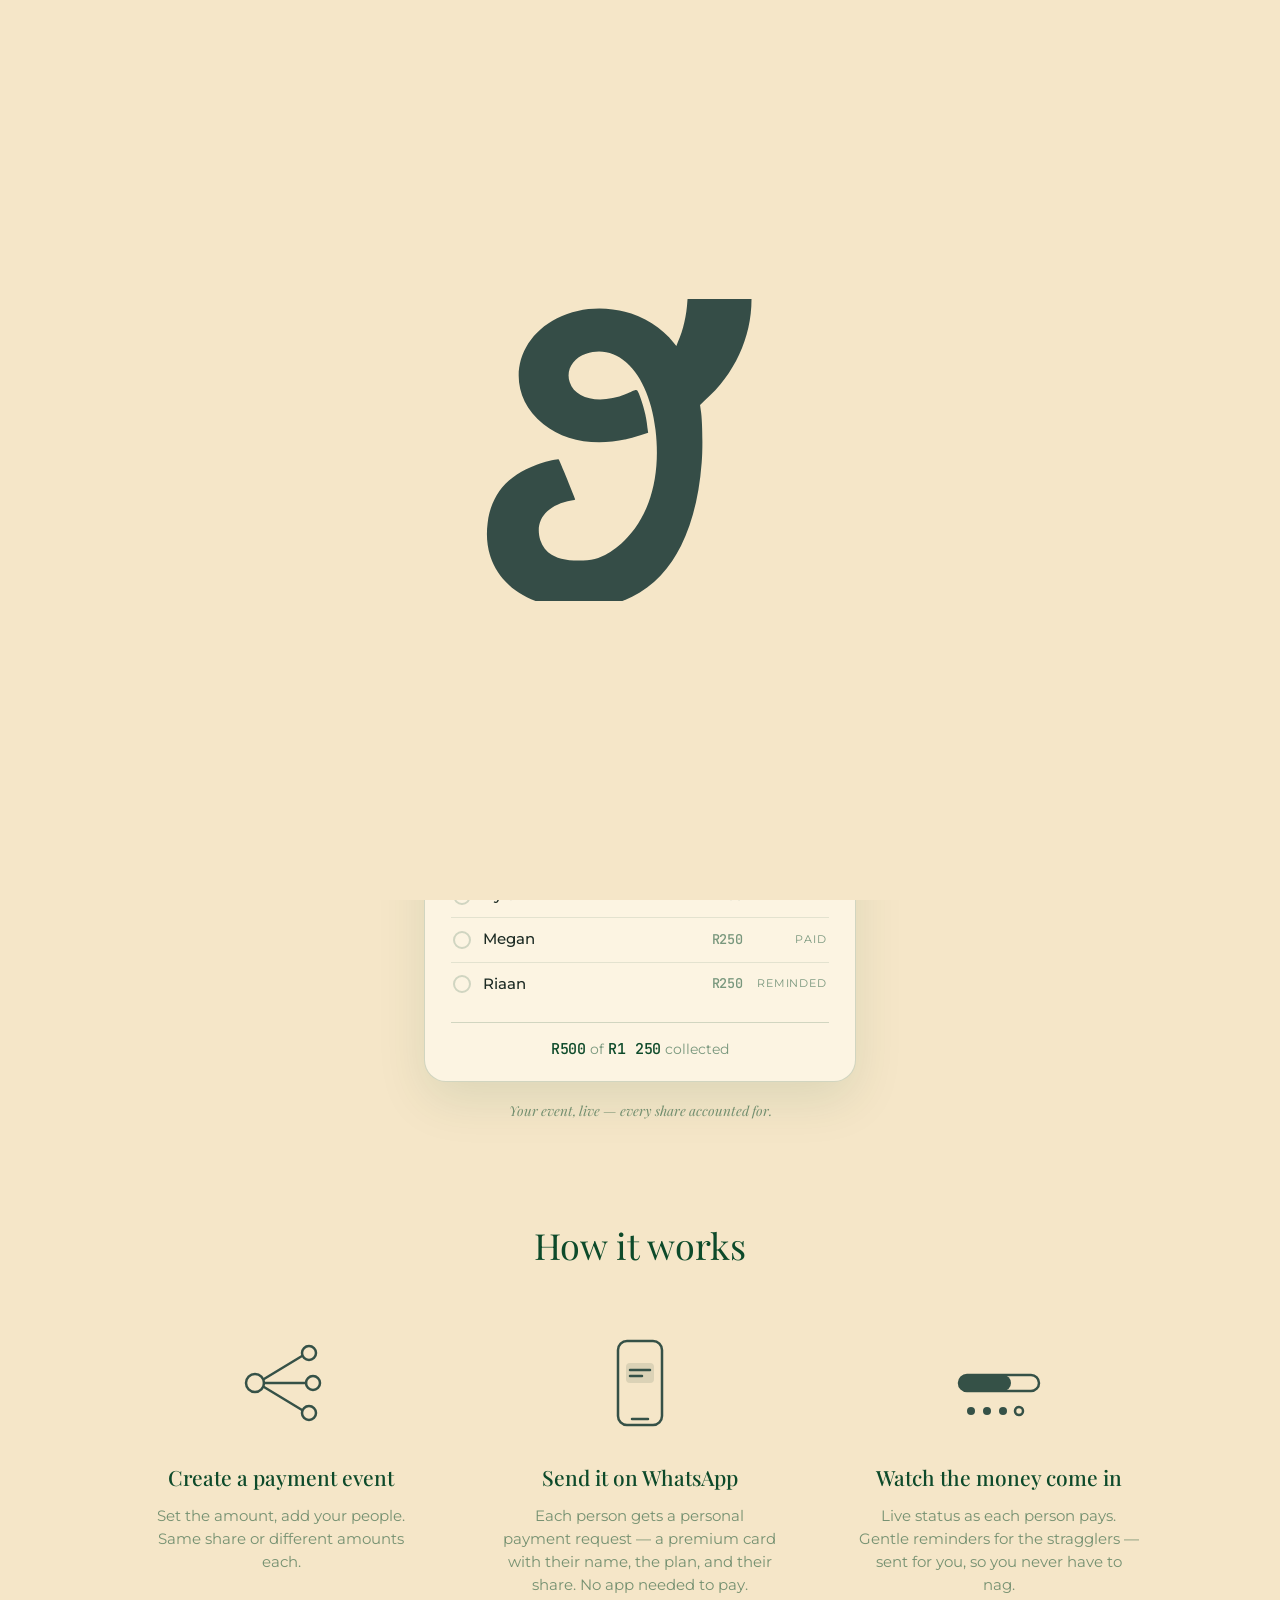
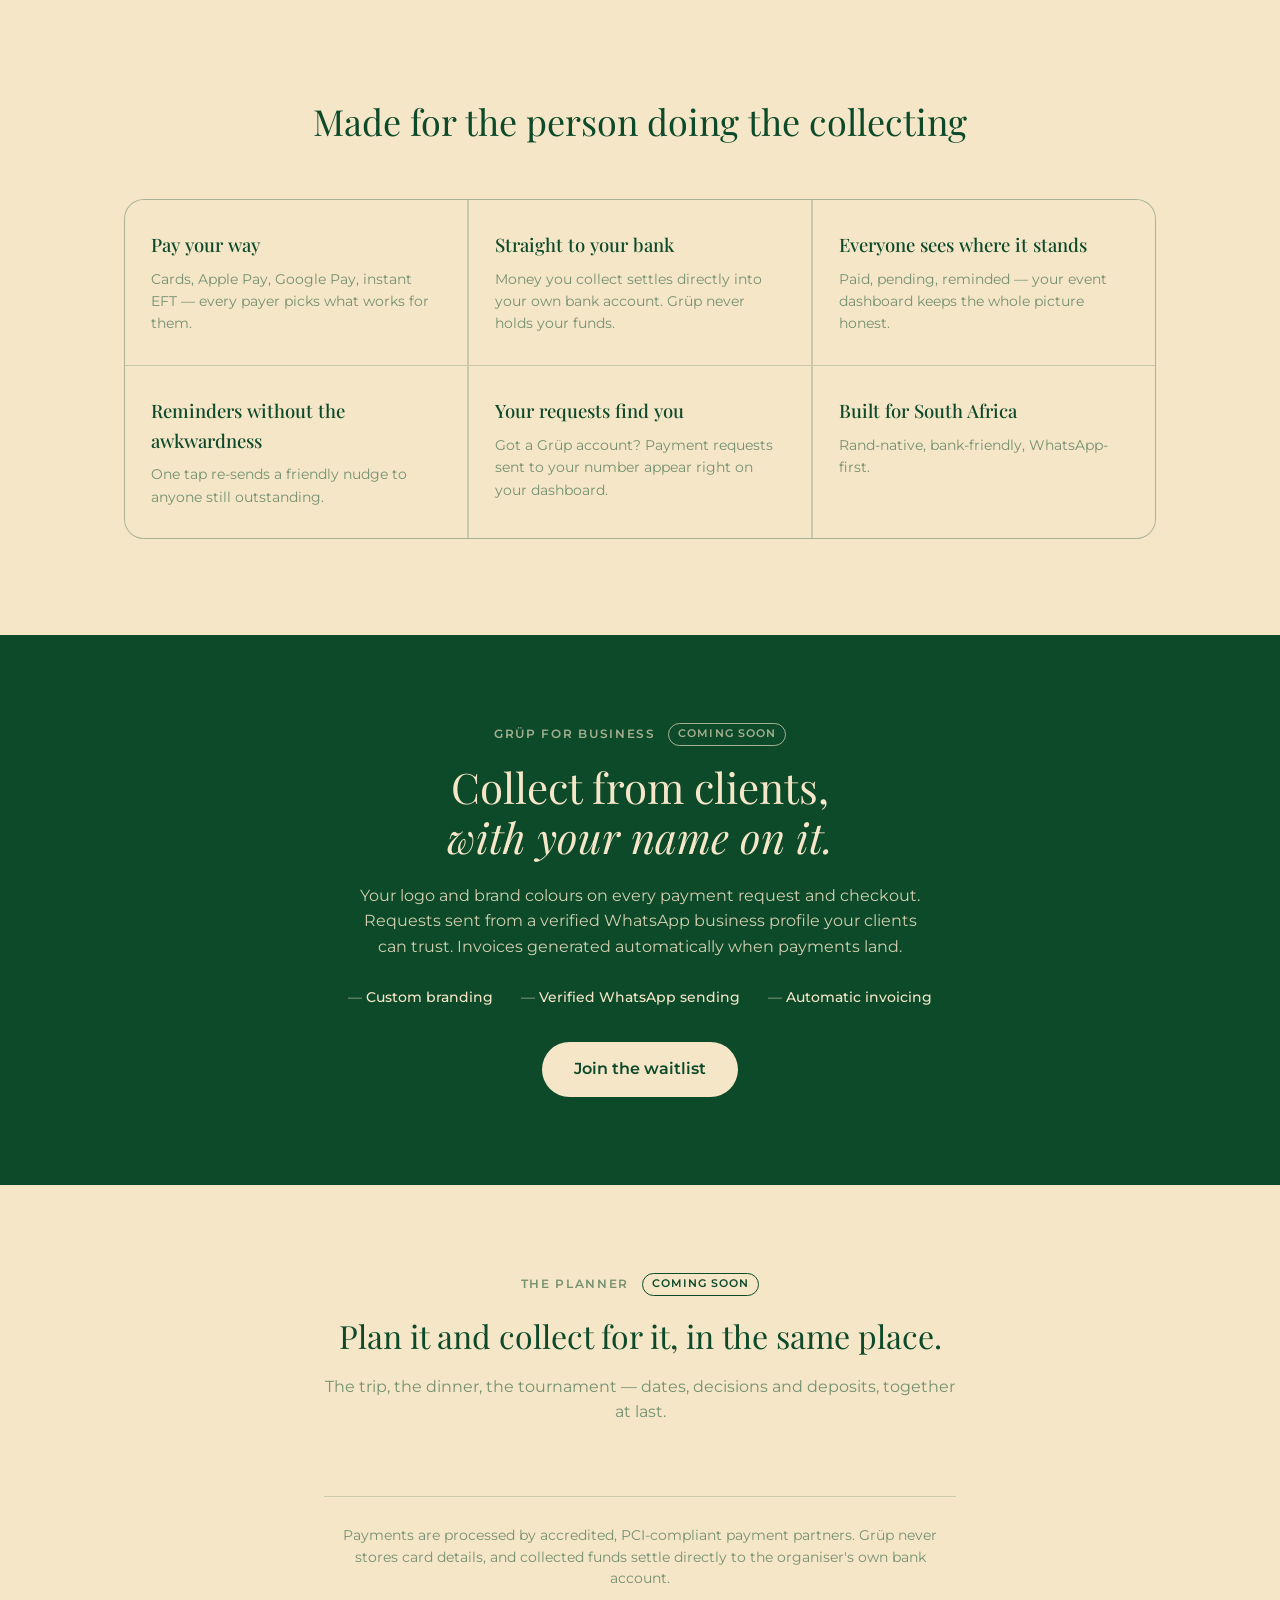
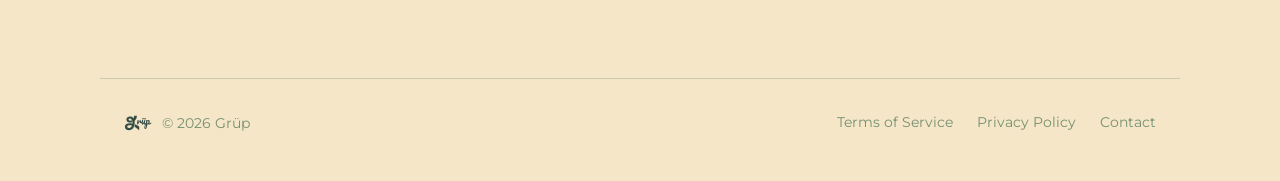
<file: index.html>
<!doctype html>
<html lang="en">
<head>
<meta charset="utf-8">
<meta name="viewport" content="width=device-width, initial-scale=1">
<title>Grüp — Collect money from your group, the easy way</title>
<meta name="description" content="One amount. Many payers. One link. Grüp gives everyone their own way to pay — and shows you exactly who has.">
<meta property="og:title" content="Grüp — Collect money from your group, the easy way">
<meta property="og:description" content="One amount. Many payers. One link. Grüp gives everyone their own way to pay — and shows you exactly who has.">
<meta property="og:type" content="website">
<meta property="og:url" content="https://grup.co.za">
<meta property="og:image" content="https://grup.co.za/assets/og-home.png">
<link rel="icon" type="image/svg+xml" href="assets/grup-logo.svg">
<link rel="preconnect" href="https://fonts.googleapis.com">
<link rel="preconnect" href="https://fonts.gstatic.com" crossorigin>
<link href="https://fonts.googleapis.com/css2?family=Playfair+Display:ital,wght@0,400;0,500;1,400&family=Montserrat:wght@400;500;600&family=JetBrains+Mono:wght@500&display=swap" rel="stylesheet">
<link rel="stylesheet" href="styles.css">
</head>
<body>

<!-- ============ INTRO SPLASH ============ -->
<div class="splash" id="splash">
  <div class="splash-bg"></div>
  <img class="splash-anim" src="assets/grup-intro.svg" alt="Grüp" width="540" height="302">
</div>

<header class="nav">
  <a class="nav-logo" href="/" aria-label="Grüp home">
    <img class="nav-logo-img" src="assets/grup-logo.svg" alt="Grüp" width="64" height="36">
  </a>
  <nav class="nav-links">
    <a href="#business">For business</a>
    <a class="nav-signin" href="https://dev.grup.co.za/sign-in">Sign in</a>
  </nav>
</header>

<main>

<!-- ============ HERO ============ -->
<section class="hero">
  <p class="hero-eyebrow"><span class="dot"></span>WhatsApp-first · Rand-native · Built for South Africa</p>
  <h1 class="hero-h">Collecting money from a group,<br><em>minus the group admin.</em></h1>
  <p class="hero-sub">One amount. Many payers. One link. Grüp gives everyone their own
  way to pay — and shows you exactly who has.</p>
  <div class="hero-cta">
    <a class="btn btn-primary" href="https://dev.grup.co.za/sign-up">Get started — it's free</a>
    <a class="btn-ghost" href="#how">See how it works</a>
  </div>
</section>

<!-- ============ LIVE DEMO CARD (signature) ============ -->
<section class="demo reveal" aria-label="Example payment event">
  <div class="demo-card" id="demoCard">
    <div class="demo-head">
      <div>
        <p class="overline">Payment event</p>
        <h3 class="demo-title">Padel Saturday</h3>
      </div>
      <p class="demo-each"><span class="mono">R250</span> each</p>
    </div>
    <div class="tape" role="img" aria-label="Collection progress">
      <div class="tape-fill" id="tapeFill"></div>
    </div>
    <ul class="payers" id="payerList">
      <li data-paid><span class="pip"></span><span class="p-name">Aisha</span><span class="p-amt mono">R250</span><span class="p-state">Paid</span></li>
      <li data-paid><span class="pip"></span><span class="p-name">Thandi</span><span class="p-amt mono">R250</span><span class="p-state">Paid</span></li>
      <li data-paid><span class="pip"></span><span class="p-name">Kyle</span><span class="p-amt mono">R250</span><span class="p-state">Paid</span></li>
      <li data-paid><span class="pip"></span><span class="p-name">Megan</span><span class="p-amt mono">R250</span><span class="p-state">Paid</span></li>
      <li><span class="pip"></span><span class="p-name">Riaan</span><span class="p-amt mono">R250</span><span class="p-state">Reminded</span></li>
    </ul>
    <p class="demo-foot"><span class="mono" id="collectedAmt">R0</span> of <span class="mono">R1 250</span> collected</p>
  </div>
  <p class="demo-caption">Your event, live — every share accounted for.</p>
</section>

<!-- ============ HOW IT WORKS ============ -->
<section class="how" id="how">
  <h2 class="h2 reveal">How it works</h2>
  <div class="steps">

    <article class="step reveal">
      <div class="step-art" aria-hidden="true">
        <svg viewBox="0 0 120 120" fill="none" stroke="#355147" stroke-width="2.5" stroke-linecap="round">
          <circle cx="34" cy="60" r="9"/>
          <circle cx="88" cy="30" r="7"/><circle cx="92" cy="60" r="7"/><circle cx="88" cy="90" r="7"/>
          <path d="M43 56 L81 33 M43 60 L85 60 M43 64 L81 87"/>
        </svg>
      </div>
      <h3 class="step-h">Create a payment event</h3>
      <p class="step-p">Set the amount, add your people. Same share or different amounts each.</p>
    </article>

    <article class="step reveal">
      <div class="step-art" aria-hidden="true">
        <svg viewBox="0 0 120 120" fill="none" stroke="#355147" stroke-width="2.5" stroke-linecap="round" stroke-linejoin="round">
          <rect x="38" y="18" width="44" height="84" rx="9"/>
          <rect x="46" y="40" width="28" height="20" rx="4" fill="#35514722" stroke="none"/>
          <path d="M50 47 h20 M50 53 h12"/>
          <path d="M52 96 h16"/>
        </svg>
      </div>
      <h3 class="step-h">Send it on WhatsApp</h3>
      <p class="step-p">Each person gets a personal payment request — a premium card with
      their name, the plan, and their share. No app needed to pay.</p>
    </article>

    <article class="step reveal">
      <div class="step-art" aria-hidden="true">
        <svg viewBox="0 0 120 120" fill="none" stroke="#355147" stroke-width="2.5" stroke-linecap="round">
          <rect x="20" y="52" width="80" height="16" rx="8"/>
          <rect x="20" y="52" width="52" height="16" rx="8" fill="#355147" stroke="none"/>
          <circle cx="32" cy="88" r="4" fill="#355147" stroke="none"/>
          <circle cx="48" cy="88" r="4" fill="#355147" stroke="none"/>
          <circle cx="64" cy="88" r="4" fill="#355147" stroke="none"/>
          <circle cx="80" cy="88" r="4"/>
        </svg>
      </div>
      <h3 class="step-h">Watch the money come in</h3>
      <p class="step-p">Live status as each person pays. Gentle reminders for the stragglers —
      sent for you, so you never have to nag.</p>
    </article>

  </div>
</section>

<!-- ============ FEATURES ============ -->
<section class="features">
  <h2 class="h2 reveal">Made for the person doing the collecting</h2>
  <div class="feat-grid">
    <div class="feat reveal"><h3>Pay your way</h3><p>Cards, Apple Pay, Google Pay, instant EFT — every payer picks what works for them.</p></div>
    <div class="feat reveal"><h3>Straight to your bank</h3><p>Money you collect settles directly into your own bank account. Grüp never holds your funds.</p></div>
    <div class="feat reveal"><h3>Everyone sees where it stands</h3><p>Paid, pending, reminded — your event dashboard keeps the whole picture honest.</p></div>
    <div class="feat reveal"><h3>Reminders without the awkwardness</h3><p>One tap re-sends a friendly nudge to anyone still outstanding.</p></div>
    <div class="feat reveal"><h3>Your requests find you</h3><p>Got a Grüp account? Payment requests sent to your number appear right on your dashboard.</p></div>
    <div class="feat reveal"><h3>Built for South Africa</h3><p>Rand-native, bank-friendly, WhatsApp-first.</p></div>
  </div>
</section>

<!-- ============ BUSINESS ============ -->
<section class="business reveal" id="business">
  <div class="biz-inner">
    <p class="overline overline-light">Grüp for Business <span class="badge">Coming soon</span></p>
    <h2 class="biz-h">Collect from clients,<br><em>with your name on it.</em></h2>
    <p class="biz-p">Your logo and brand colours on every payment request and checkout.
    Requests sent from a verified WhatsApp business profile your clients can trust.
    Invoices generated automatically when payments land.</p>
    <ul class="biz-points">
      <li>Custom branding</li>
      <li>Verified WhatsApp sending</li>
      <li>Automatic invoicing</li>
    </ul>
    <a class="btn btn-light" href="mailto:hello@grup.co.za?subject=Gr%C3%BCp%20for%20Business%20waitlist">Join the waitlist</a>
  </div>
</section>

<!-- ============ PLANNER ============ -->
<section class="planner reveal">
  <p class="overline">The Planner <span class="badge badge-dark">Coming soon</span></p>
  <h2 class="planner-h">Plan it and collect for it, in the same place.</h2>
  <p class="planner-p">The trip, the dinner, the tournament — dates, decisions and deposits, together at last.</p>
</section>

<!-- ============ TRUST ============ -->
<section class="trust reveal">
  <p>Payments are processed by accredited, PCI-compliant payment partners.
  Grüp never stores card details, and collected funds settle directly to the
  organiser's own bank account.</p>
</section>

</main>

<footer class="footer">
  <div class="foot-brand">
    <img src="assets/grup-logo.svg" alt="" width="28" height="28">
    <span>© <span id="yr">2026</span> Grüp</span>
  </div>
  <nav class="foot-links">
    <a href="terms.html">Terms of Service</a>
    <a href="privacy.html">Privacy Policy</a>
    <a href="mailto:hello@grup.co.za">Contact</a>
  </nav>
</footer>

<script src="script.js" defer></script>
</body>
</html>
</file>
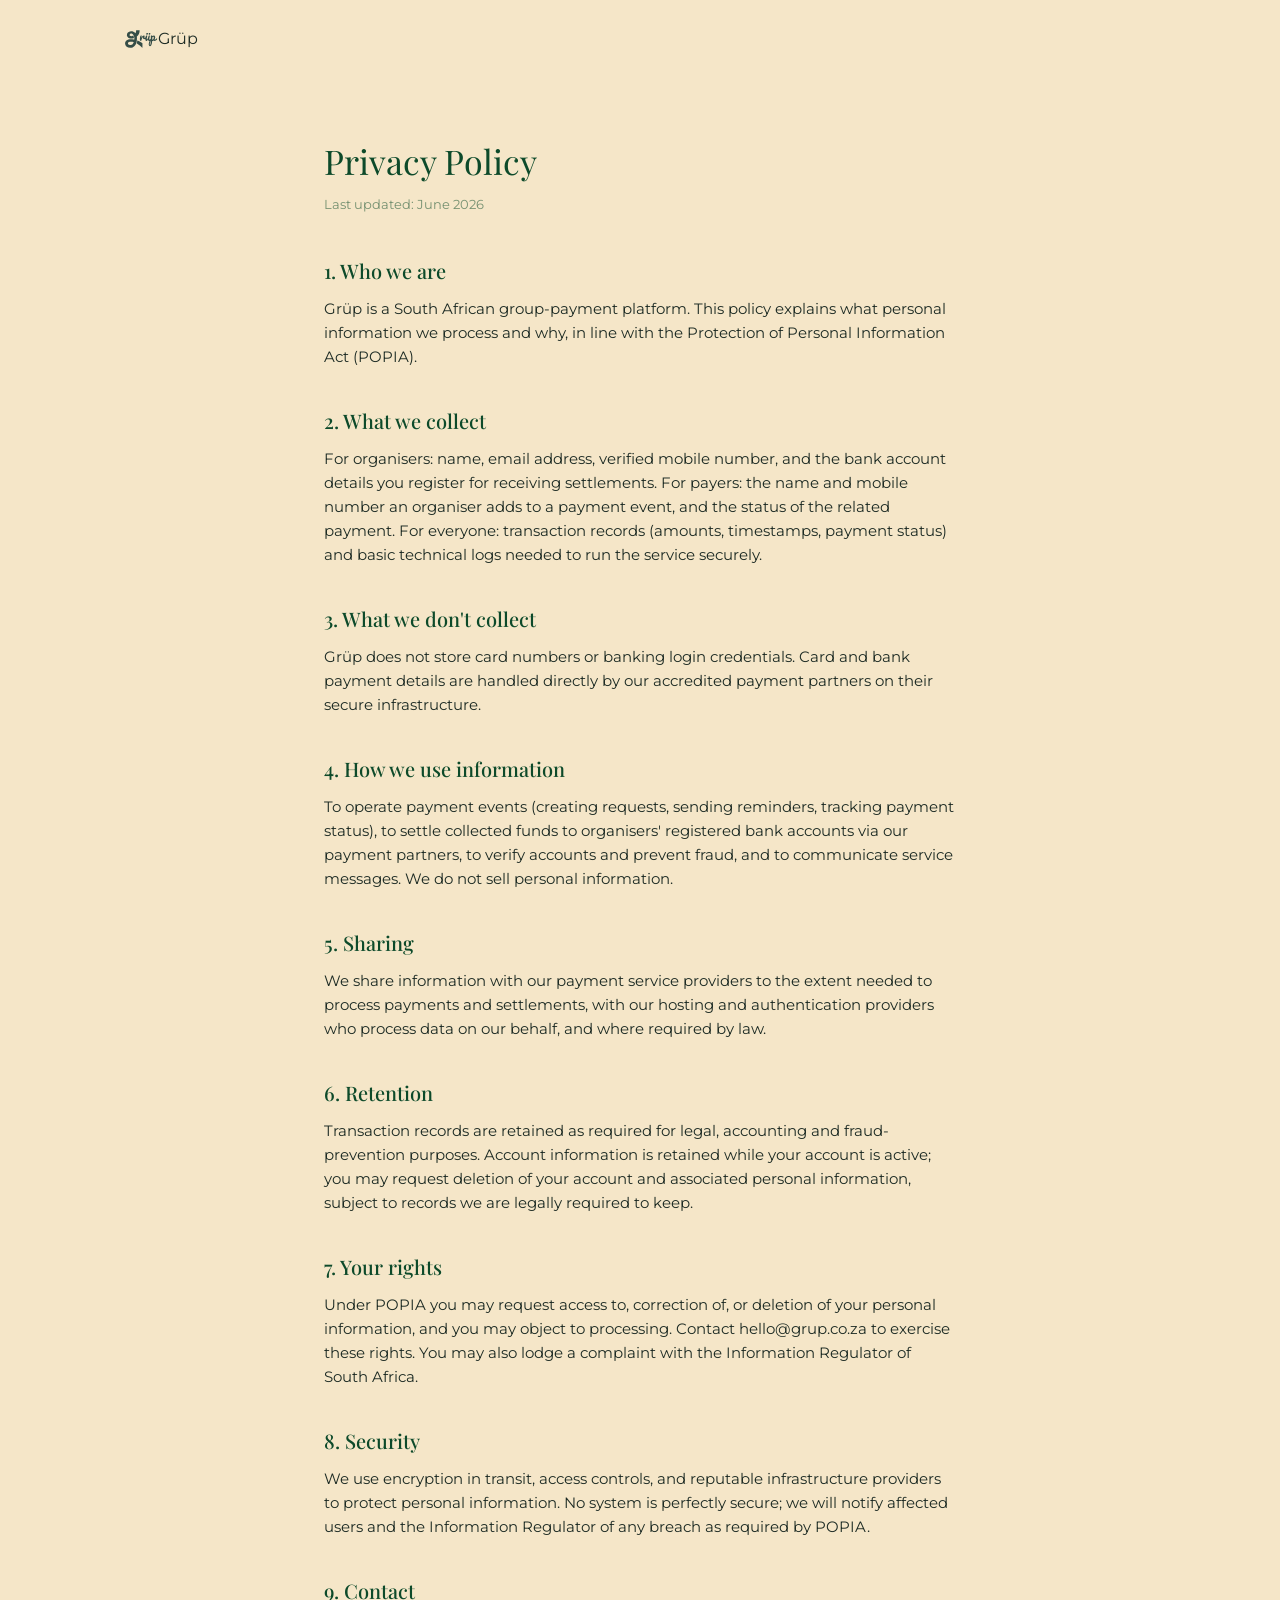
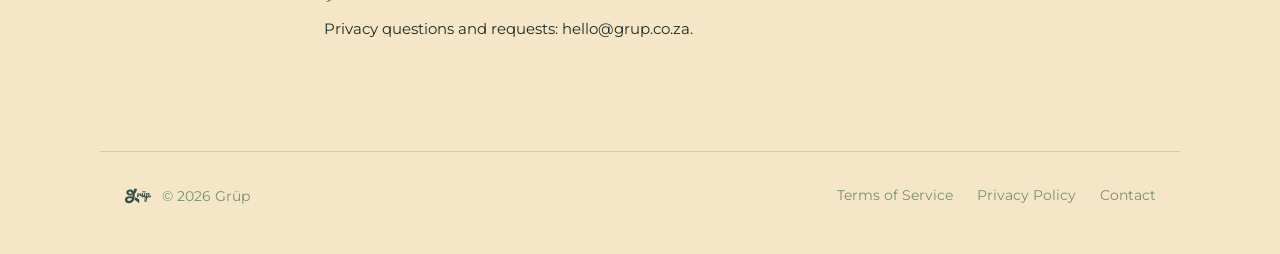
<file: privacy.html>
<!doctype html>
<html lang="en">
<head>
<meta charset="utf-8">
<meta name="viewport" content="width=device-width, initial-scale=1">
<title>Privacy Policy — Grüp</title>
<meta name="robots" content="noindex">
<link rel="icon" type="image/svg+xml" href="assets/grup-logo.svg">
<link href="https://fonts.googleapis.com/css2?family=Playfair+Display:wght@400;500&family=Montserrat:wght@400;500;600&display=swap" rel="stylesheet">
<link rel="stylesheet" href="styles.css">
<style>
.legal{max-width:680px;margin:0 auto;padding:24px 24px 96px}
.legal h1{font-family:var(--serif);font-weight:400;font-size:34px;color:var(--jungle);margin:32px 0 6px}
.legal .updated{font-size:13px;color:var(--soft);margin-bottom:40px}
.legal h2{font-family:var(--serif);font-weight:500;font-size:20px;color:var(--jungle);margin:36px 0 10px}
.legal p{font-size:15px;color:var(--ink);margin-bottom:14px}
</style>
</head>
<body>
<header class="nav">
  <a class="nav-logo" href="/" aria-label="Grüp home">
    <img src="assets/grup-logo.svg" alt="" width="34" height="34">
    <span class="nav-word">Grüp</span>
  </a>
</header>
<main class="legal">
  <h1>Privacy Policy</h1>
  <p class="updated">Last updated: June 2026</p>

  <h2>1. Who we are</h2>
  <p>Grüp is a South African group-payment platform. This policy explains what personal
  information we process and why, in line with the Protection of Personal Information Act
  (POPIA).</p>

  <h2>2. What we collect</h2>
  <p>For organisers: name, email address, verified mobile number, and the bank account
  details you register for receiving settlements. For payers: the name and mobile number an
  organiser adds to a payment event, and the status of the related payment. For everyone:
  transaction records (amounts, timestamps, payment status) and basic technical logs needed
  to run the service securely.</p>

  <h2>3. What we don't collect</h2>
  <p>Grüp does not store card numbers or banking login credentials. Card and bank payment
  details are handled directly by our accredited payment partners on their secure
  infrastructure.</p>

  <h2>4. How we use information</h2>
  <p>To operate payment events (creating requests, sending reminders, tracking payment
  status), to settle collected funds to organisers' registered bank accounts via our payment
  partners, to verify accounts and prevent fraud, and to communicate service messages. We do
  not sell personal information.</p>

  <h2>5. Sharing</h2>
  <p>We share information with our payment service providers to the extent needed to process
  payments and settlements, with our hosting and authentication providers who process data on
  our behalf, and where required by law.</p>

  <h2>6. Retention</h2>
  <p>Transaction records are retained as required for legal, accounting and fraud-prevention
  purposes. Account information is retained while your account is active; you may request
  deletion of your account and associated personal information, subject to records we are
  legally required to keep.</p>

  <h2>7. Your rights</h2>
  <p>Under POPIA you may request access to, correction of, or deletion of your personal
  information, and you may object to processing. Contact hello@grup.co.za to exercise these
  rights. You may also lodge a complaint with the Information Regulator of South Africa.</p>

  <h2>8. Security</h2>
  <p>We use encryption in transit, access controls, and reputable infrastructure providers to
  protect personal information. No system is perfectly secure; we will notify affected users
  and the Information Regulator of any breach as required by POPIA.</p>

  <h2>9. Contact</h2>
  <p>Privacy questions and requests: hello@grup.co.za.</p>
</main>
<footer class="footer">
  <div class="foot-brand">
    <img src="assets/grup-logo.svg" alt="" width="28" height="28">
    <span>© 2026 Grüp</span>
  </div>
  <nav class="foot-links">
    <a href="terms.html">Terms of Service</a>
    <a href="privacy.html">Privacy Policy</a>
    <a href="mailto:hello@grup.co.za">Contact</a>
  </nav>
</footer>
</body>
</html>
</file>
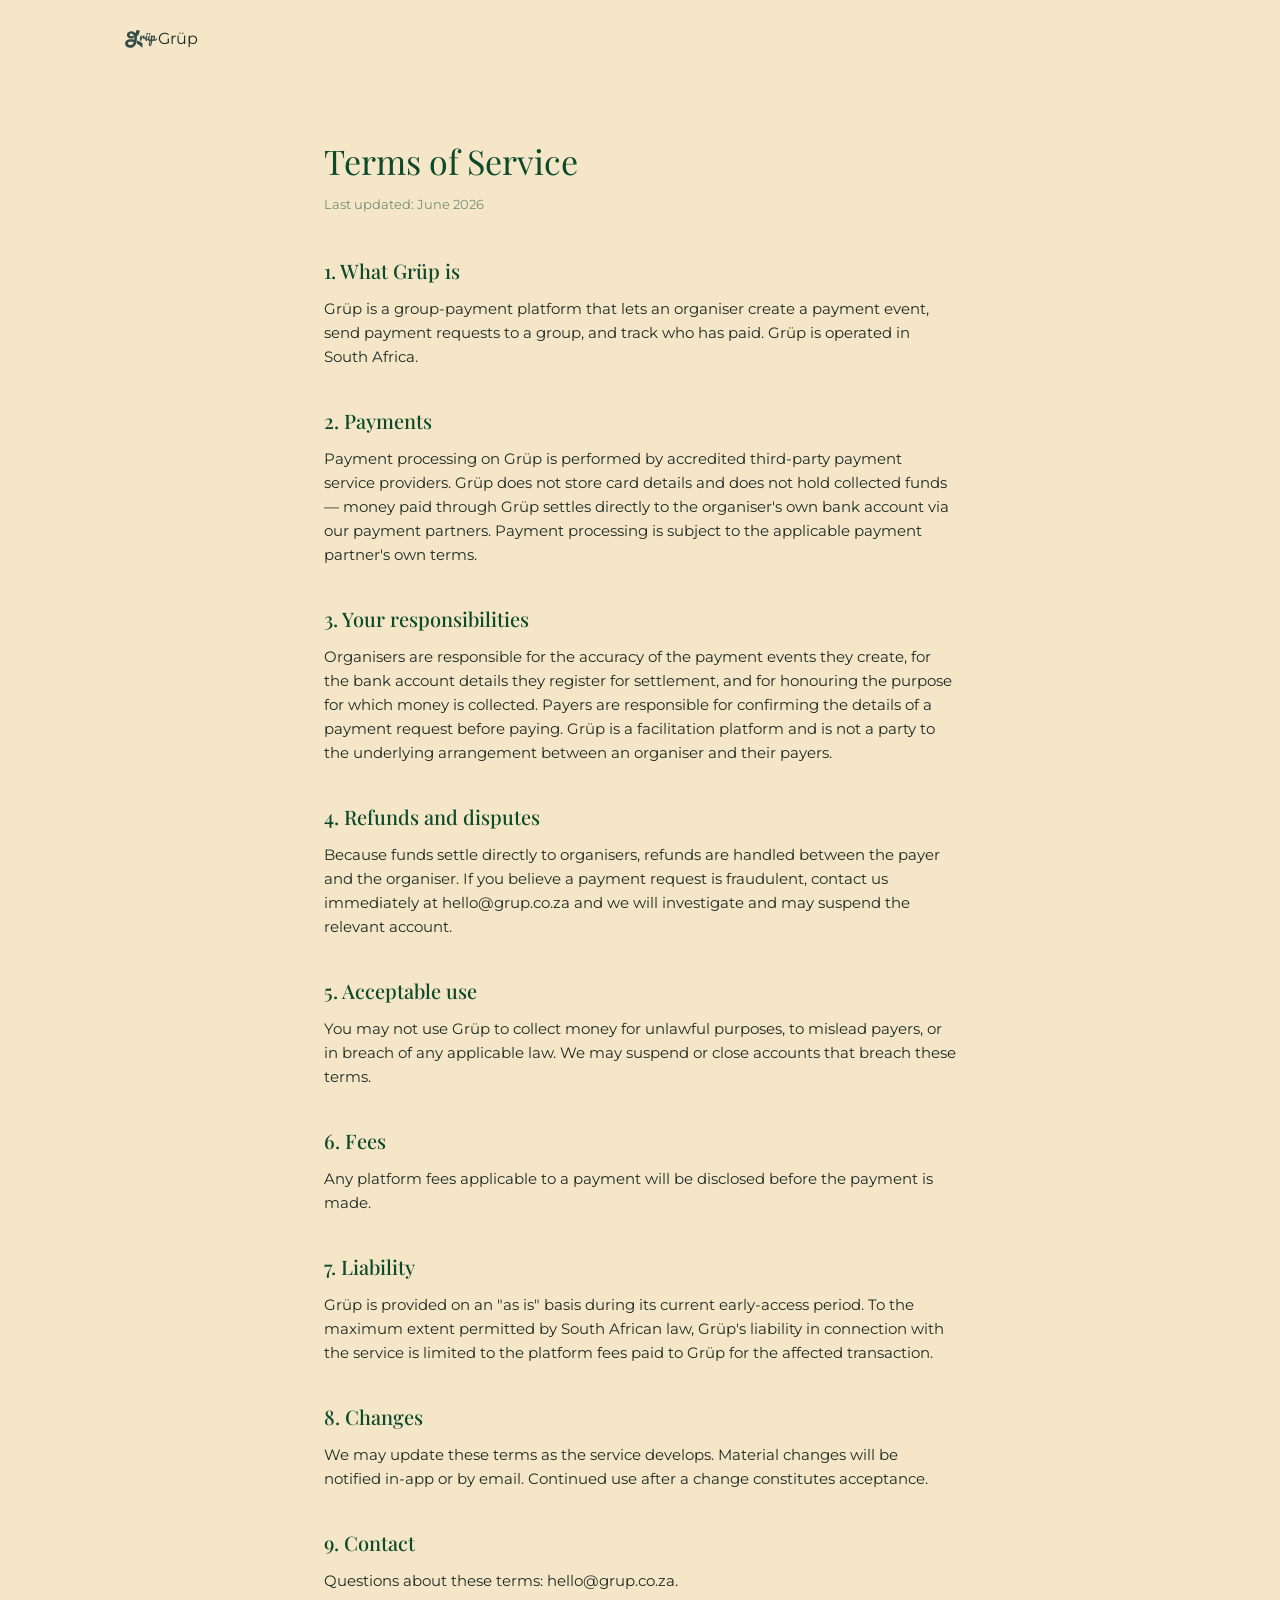
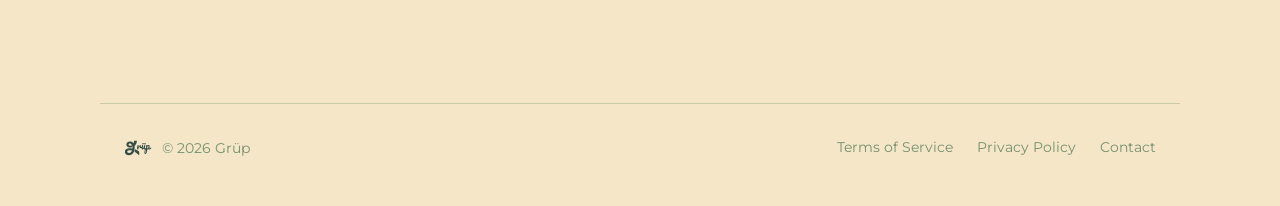
<file: terms.html>
<!doctype html>
<html lang="en">
<head>
<meta charset="utf-8">
<meta name="viewport" content="width=device-width, initial-scale=1">
<title>Terms of Service — Grüp</title>
<meta name="robots" content="noindex">
<link rel="icon" type="image/svg+xml" href="assets/grup-logo.svg">
<link href="https://fonts.googleapis.com/css2?family=Playfair+Display:wght@400;500&family=Montserrat:wght@400;500;600&display=swap" rel="stylesheet">
<link rel="stylesheet" href="styles.css">
<style>
.legal{max-width:680px;margin:0 auto;padding:24px 24px 96px}
.legal h1{font-family:var(--serif);font-weight:400;font-size:34px;color:var(--jungle);margin:32px 0 6px}
.legal .updated{font-size:13px;color:var(--soft);margin-bottom:40px}
.legal h2{font-family:var(--serif);font-weight:500;font-size:20px;color:var(--jungle);margin:36px 0 10px}
.legal p{font-size:15px;color:var(--ink);margin-bottom:14px}
</style>
</head>
<body>
<header class="nav">
  <a class="nav-logo" href="/" aria-label="Grüp home">
    <img src="assets/grup-logo.svg" alt="" width="34" height="34">
    <span class="nav-word">Grüp</span>
  </a>
</header>
<main class="legal">
  <h1>Terms of Service</h1>
  <p class="updated">Last updated: June 2026</p>

  <h2>1. What Grüp is</h2>
  <p>Grüp is a group-payment platform that lets an organiser create a payment event, send
  payment requests to a group, and track who has paid. Grüp is operated in South Africa.</p>

  <h2>2. Payments</h2>
  <p>Payment processing on Grüp is performed by accredited third-party payment service
  providers. Grüp does not store card details and does not hold collected funds — money paid
  through Grüp settles directly to the organiser's own bank account via our payment partners.
  Payment processing is subject to the applicable payment partner's own terms.</p>

  <h2>3. Your responsibilities</h2>
  <p>Organisers are responsible for the accuracy of the payment events they create, for the
  bank account details they register for settlement, and for honouring the purpose for which
  money is collected. Payers are responsible for confirming the details of a payment request
  before paying. Grüp is a facilitation platform and is not a party to the underlying
  arrangement between an organiser and their payers.</p>

  <h2>4. Refunds and disputes</h2>
  <p>Because funds settle directly to organisers, refunds are handled between the payer and
  the organiser. If you believe a payment request is fraudulent, contact us immediately at
  hello@grup.co.za and we will investigate and may suspend the relevant account.</p>

  <h2>5. Acceptable use</h2>
  <p>You may not use Grüp to collect money for unlawful purposes, to mislead payers, or in
  breach of any applicable law. We may suspend or close accounts that breach these terms.</p>

  <h2>6. Fees</h2>
  <p>Any platform fees applicable to a payment will be disclosed before the payment is made.</p>

  <h2>7. Liability</h2>
  <p>Grüp is provided on an "as is" basis during its current early-access period. To the
  maximum extent permitted by South African law, Grüp's liability in connection with the
  service is limited to the platform fees paid to Grüp for the affected transaction.</p>

  <h2>8. Changes</h2>
  <p>We may update these terms as the service develops. Material changes will be notified
  in-app or by email. Continued use after a change constitutes acceptance.</p>

  <h2>9. Contact</h2>
  <p>Questions about these terms: hello@grup.co.za.</p>
</main>
<footer class="footer">
  <div class="foot-brand">
    <img src="assets/grup-logo.svg" alt="" width="28" height="28">
    <span>© 2026 Grüp</span>
  </div>
  <nav class="foot-links">
    <a href="terms.html">Terms of Service</a>
    <a href="privacy.html">Privacy Policy</a>
    <a href="mailto:hello@grup.co.za">Contact</a>
  </nav>
</footer>
</body>
</html>
</file>
<file: styles.css>
/* ===== Grüp landing — tokens mirror the app (globals.css) ===== */
:root{
  --cream:#F5E6C8;
  --paper:#FCF4E2;
  --jungle:#0D4A2A;
  --logo-green:#355147;
  --ink:#1d2b24;
  --soft:rgba(13,74,42,.55);
  --tint:rgba(13,74,42,.10);
  --line:rgba(13,74,42,.18);
  --serif:"Playfair Display",Georgia,serif;
  --ui:"Montserrat",-apple-system,BlinkMacSystemFont,sans-serif;
  --mono:"JetBrains Mono",ui-monospace,monospace;
}
*{box-sizing:border-box;margin:0;padding:0}
html{scroll-behavior:smooth}
body{
  background:var(--cream);
  color:var(--ink);
  font-family:var(--ui);
  font-size:16px;line-height:1.6;
  -webkit-font-smoothing:antialiased;
}
img{display:block;max-width:100%}
a{color:inherit}
.mono{font-family:var(--mono);font-weight:500;letter-spacing:-.01em}
.overline{
  font-size:12px;font-weight:600;letter-spacing:.14em;text-transform:uppercase;
  color:var(--soft);
}
.badge{
  display:inline-block;margin-left:8px;padding:2px 9px;border-radius:999px;
  font-size:10.5px;letter-spacing:.1em;
  border:1px solid currentColor;vertical-align:1px;
}
.h2{
  font-family:var(--serif);font-weight:400;
  font-size:clamp(26px,4vw,36px);
  color:var(--jungle);text-align:center;
  margin-bottom:48px;
}
em{font-style:italic}

/* ===== intro splash ===== */
.splash{position:fixed;inset:0;z-index:100;display:flex;align-items:center;justify-content:center}
.splash-bg{position:absolute;inset:0;background:var(--cream);transition:opacity .8s ease}
.splash-anim{
  position:relative;width:min(540px,82vw);height:auto;
  transform-origin:0 0;will-change:transform;
}

/* ===== nav ===== */
.nav{
  max-width:1080px;margin:0 auto;padding:22px 24px;
  display:flex;align-items:center;justify-content:space-between;
}
.nav-logo{display:flex;align-items:center;text-decoration:none}
.nav-logo-img{height:36px;width:auto;display:block;transition:opacity .3s ease}
body.intro .nav-logo-img{opacity:0}
.nav-links{display:flex;align-items:center;gap:24px;font-size:14px;font-weight:500}
.nav-links a{text-decoration:none;color:var(--jungle)}
.nav-signin{
  padding:8px 18px;border:1.5px solid var(--jungle);border-radius:999px;
  transition:background .2s,color .2s;
}
.nav-signin:hover{background:var(--jungle);color:var(--cream)}

/* ===== hero ===== */
.hero{max-width:760px;margin:0 auto;padding:64px 24px;text-align:center}
.hero-eyebrow{
  display:inline-flex;align-items:center;gap:9px;margin-bottom:22px;
  padding:7px 16px;border:1px solid var(--line);border-radius:999px;
  font-size:12.5px;font-weight:500;letter-spacing:.02em;color:var(--soft);
  background:var(--paper);
}
.hero-eyebrow .dot{
  width:7px;height:7px;border-radius:50%;background:var(--jungle);
  box-shadow:0 0 0 0 rgba(13,74,42,.45);animation:pulse 2.4s ease-out infinite;
}
@keyframes pulse{0%{box-shadow:0 0 0 0 rgba(13,74,42,.4)}70%,100%{box-shadow:0 0 0 7px rgba(13,74,42,0)}}
.hero-h{
  font-family:var(--serif);font-weight:400;
  font-size:clamp(32px,5.4vw,52px);line-height:1.16;
  color:var(--jungle);margin-bottom:20px;
}
.hero-sub{
  font-size:clamp(16px,2.2vw,19px);color:var(--soft);
  max-width:520px;margin:0 auto 34px;
}
.hero-cta{display:flex;gap:22px;justify-content:center;align-items:center;flex-wrap:wrap}
.btn{
  display:inline-block;padding:15px 32px;border-radius:999px;
  font-family:var(--ui);font-weight:600;font-size:15.5px;text-decoration:none;
  transition:transform .18s ease,box-shadow .18s ease;
}
.btn:hover{transform:translateY(-1px)}
.btn-primary{background:var(--jungle);color:var(--cream);box-shadow:0 8px 24px rgba(13,74,42,.22)}
.btn-ghost{font-size:15px;font-weight:500;color:var(--jungle);text-decoration:underline;text-underline-offset:4px}

/* ===== demo card (signature) ===== */
.demo{max-width:480px;margin:0 auto;padding:0 24px 96px;text-align:center}
.demo-card{
  background:var(--paper);
  border:1.5px solid var(--line);border-radius:22px;
  padding:26px 26px 20px;text-align:left;
  box-shadow:0 18px 50px rgba(13,74,42,.10);
}
.demo-head{display:flex;justify-content:space-between;align-items:flex-start;margin-bottom:18px}
.demo-title{font-family:var(--serif);font-weight:500;font-size:24px;color:var(--jungle);margin-top:2px}
.demo-each{font-size:13px;color:var(--soft);padding-top:6px}
.demo-each .mono{color:var(--jungle);font-size:15px}
.tape{height:10px;border-radius:999px;background:var(--tint);overflow:hidden;margin-bottom:20px}
.tape-fill{
  height:100%;width:0;border-radius:999px;background:var(--jungle);
  transition:width 700ms cubic-bezier(0.4,0,0.2,1);
}
.payers{list-style:none}
.payers li{
  display:flex;align-items:center;gap:12px;
  padding:10px 2px;border-bottom:1px solid var(--tint);
  font-size:14.5px;
}
.payers li:last-child{border-bottom:none}
.pip{
  width:18px;height:18px;border-radius:50%;flex:none;
  border:2px solid var(--line);position:relative;
  transition:background .35s,border-color .35s;
}
li.is-paid .pip{background:var(--jungle);border-color:var(--jungle)}
li.is-paid .pip::after{
  content:"";position:absolute;inset:0;
  background:url('data:image/svg+xml;utf8,<svg xmlns="http://www.w3.org/2000/svg" viewBox="0 0 14 14"><path d="M3 7.5 L6 10 L11 4" fill="none" stroke="%23F5E6C8" stroke-width="2" stroke-linecap="round" stroke-linejoin="round"/></svg>') center/10px no-repeat;
}
.p-name{flex:1;font-weight:500}
.p-amt{color:var(--soft);font-size:13.5px}
.p-state{font-size:11px;letter-spacing:.08em;text-transform:uppercase;color:var(--soft);width:72px;text-align:right}
li.is-paid .p-state{color:var(--jungle)}
.demo-foot{
  margin-top:16px;padding-top:14px;border-top:1.5px solid var(--line);
  font-size:13.5px;color:var(--soft);text-align:center;
}
.demo-foot .mono{color:var(--jungle);font-size:15px}
.demo-caption{margin-top:18px;font-size:13.5px;color:var(--soft);font-style:italic;font-family:var(--serif)}

/* ===== how it works ===== */
.how{max-width:1080px;margin:0 auto;padding:0 24px 96px}
.steps{display:grid;grid-template-columns:repeat(3,1fr);gap:44px}
.step{text-align:center}
.step-art{width:120px;height:120px;margin:0 auto 18px}
.step-h{font-family:var(--serif);font-weight:500;font-size:21px;color:var(--jungle);margin-bottom:10px}
.step-p{font-size:14.5px;color:var(--soft);max-width:280px;margin:0 auto}

/* ===== features ===== */
.features{max-width:1080px;margin:0 auto;padding:0 24px 96px}
.feat-grid{display:grid;grid-template-columns:repeat(3,1fr);gap:1.5px;background:var(--line);border:1.5px solid var(--line);border-radius:20px;overflow:hidden}
.feat{background:var(--cream);padding:30px 26px}
.feat h3{font-family:var(--serif);font-weight:500;font-size:18.5px;color:var(--jungle);margin-bottom:8px}
.feat p{font-size:14px;color:var(--soft)}

/* ===== business ===== */
.business{background:var(--jungle);color:var(--cream)}
.biz-inner{max-width:760px;margin:0 auto;padding:88px 24px;text-align:center}
.overline-light{color:rgba(245,230,200,.65)}
.biz-h{font-family:var(--serif);font-weight:400;font-size:clamp(28px,4.6vw,42px);line-height:1.2;margin:16px 0 20px}
.biz-p{font-size:16px;color:rgba(245,230,200,.85);max-width:560px;margin:0 auto 26px}
.biz-points{list-style:none;display:flex;gap:10px 28px;justify-content:center;flex-wrap:wrap;margin-bottom:34px;font-size:14px;font-weight:500}
.biz-points li::before{content:"— ";opacity:.5}
.btn-light{background:var(--cream);color:var(--jungle)}

/* ===== planner ===== */
.planner{max-width:680px;margin:0 auto;padding:88px 24px 72px;text-align:center}
.badge-dark{color:var(--jungle)}
.planner-h{font-family:var(--serif);font-weight:400;font-size:clamp(24px,3.6vw,32px);color:var(--jungle);margin:14px 0 14px}
.planner-p{color:var(--soft);font-size:15.5px}

/* ===== trust ===== */
.trust{
  max-width:680px;margin:0 auto;padding:0 24px 88px;text-align:center;
}
.trust p{
  font-size:13.5px;color:var(--soft);
  border-top:1.5px solid var(--line);padding-top:28px;
}

/* ===== footer ===== */
.footer{
  border-top:1.5px solid var(--line);
  max-width:1080px;margin:0 auto;padding:30px 24px 44px;
  display:flex;justify-content:space-between;align-items:center;gap:18px;flex-wrap:wrap;
}
.foot-brand{display:flex;align-items:center;gap:10px;font-size:14px;color:var(--soft)}
.foot-links{display:flex;gap:24px;font-size:13.5px}
.foot-links a{color:var(--soft);text-decoration:none}
.foot-links a:hover{color:var(--jungle);text-decoration:underline}

/* ===== reveals & motion ===== */
.reveal{opacity:0;transform:translateY(18px);transition:opacity .6s ease,transform .6s ease}
.reveal.in{opacity:1;transform:none}
:focus-visible{outline:2.5px solid var(--jungle);outline-offset:3px;border-radius:6px}

@media (prefers-reduced-motion:reduce){
  html{scroll-behavior:auto}
  .reveal{opacity:1;transform:none;transition:none}
  .tape-fill{transition:none}
  .pip{transition:none}
  .btn{transition:none}
}

/* ===== responsive ===== */
@media (max-width:860px){
  .steps{grid-template-columns:1fr;gap:52px}
  .feat-grid{grid-template-columns:1fr 1fr}
}
@media (max-width:560px){
  .feat-grid{grid-template-columns:1fr}
  .nav{padding:18px 20px}
  .nav-links a:not(.nav-signin){display:none}
  .hero{padding-bottom:48px}
  .demo{padding-bottom:72px}
}
</file>
